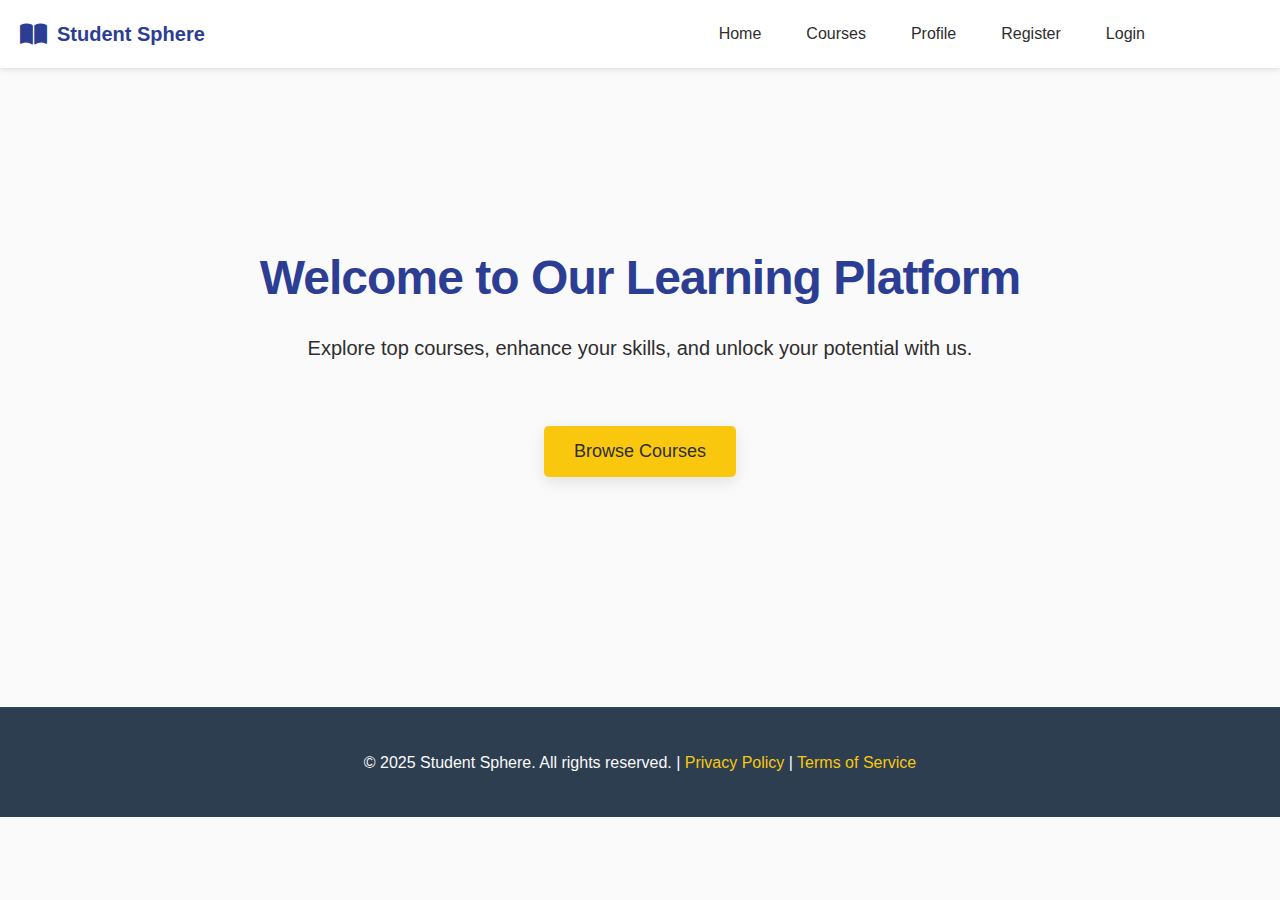
<file: Advance Java Frontend (3)/Advance Java Frontend/index.html>
<!DOCTYPE html>
<html lang="en">
<head>
    <meta charset="UTF-8">
    <meta name="viewport" content="width=device-width, initial-scale=1.0">
    <title>Student Sphere</title>
    <link rel="stylesheet" href="https://cdnjs.cloudflare.com/ajax/libs/font-awesome/6.0.0/css/all.min.css">
    <link rel="stylesheet" href="./index.css">
</head>
<body>
    <header>
        <div class="brand">
            <i class="fas fa-book-open"></i>
            <h1>Student Sphere</h1>
        </div>
        <ul>
            <li><a href="">Home</a></li>
            <li>
                <a href="./courses.html">Courses</a>
            </li>
            <li id="profilebtn"><a href="">Profile</a></li>
            <li id="mycoursesBtn"><a href="./mycourses.html">Mycourses</a></li>
            <li id="register">
                <span>Register</span>
                <ul id="registerOptions">
                  <li id="studreg"><a href="./register.html">Register As Student</a></li>
                  <li id="admreg"><a href="./adminRegister.html">Register As Admin</a></li>
                </ul>
              </li>
            <li id="logoutbtn"><a href="">Logout</a></li>
            <li id="login">
                <span>Login</span>
                <ul id="loginOptions">
                    <li id="studlogin"><a href="./login.html">Login As Student</a></li>
                    <li id="admlogin"><a href="./adminLogin.html">Login As Admin</a></li>
                </ul>
              </li>


        </ul>
    </header>
    <section class="hero">
        <h1>Welcome to Our Learning Platform</h1>
        <p>Explore top courses, enhance your skills, and unlock your potential with us.</p>
        <a href="courses.html" class="cta-button">Browse Courses</a>
    </section>
    <footer>
        <p>&copy; 2025 Student Sphere. All rights reserved. | <a href="#">Privacy Policy</a> | <a href="#">Terms of Service</a></p>
    </footer>

    <script src="./index.js"></script>
</body>
</html>
</file>
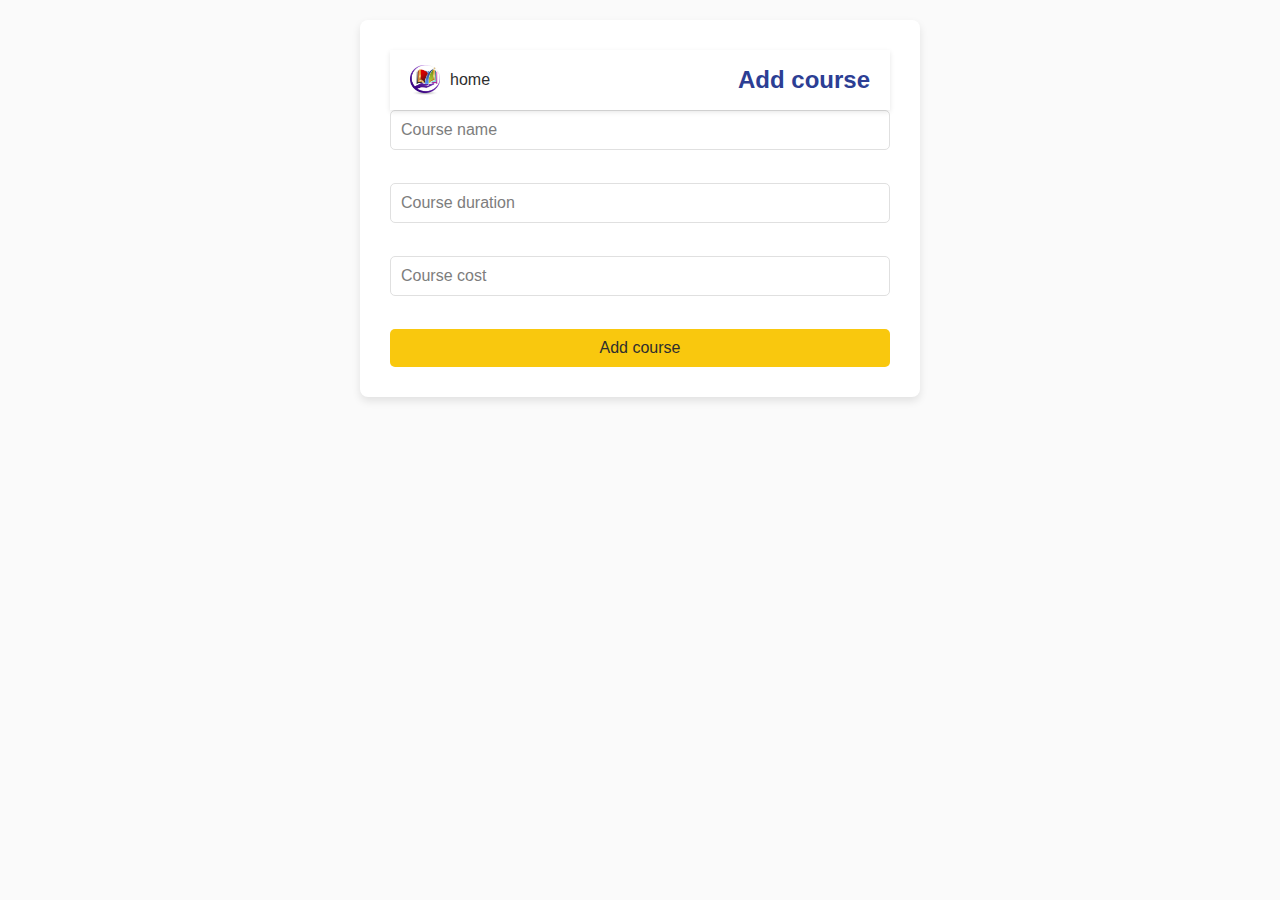
<file: Advance Java Frontend (3)/Advance Java Frontend/addcourse.html>
<!DOCTYPE html>
<html lang="en">
<head>
    <meta charset="UTF-8">
    <meta name="viewport" content="width=device-width, initial-scale=1.0">
    <title>Document</title>
    <link rel="stylesheet" href="./addcourse.css">
</head>
<body>
    <form action="">
        <header>
                <a href="./index.html"><img src="./download.jpg" alt="logo"><h6>home</h6></a>
                <h2>Add course</h2>
        </header>
        <input type="text" name="cname" id="cname" placeholder="Course name"><br><br>
        <input type="text" name="duration" id="duration" placeholder="Course duration"><br><br>
        <input type="number" name="cost" id="cost" placeholder="Course cost"><br><br>
        <button id="courseAdd" type="submit">Add course</button>
    </form>
    <script src="./addcourse.js"></script>
</body>
</html>
</file>
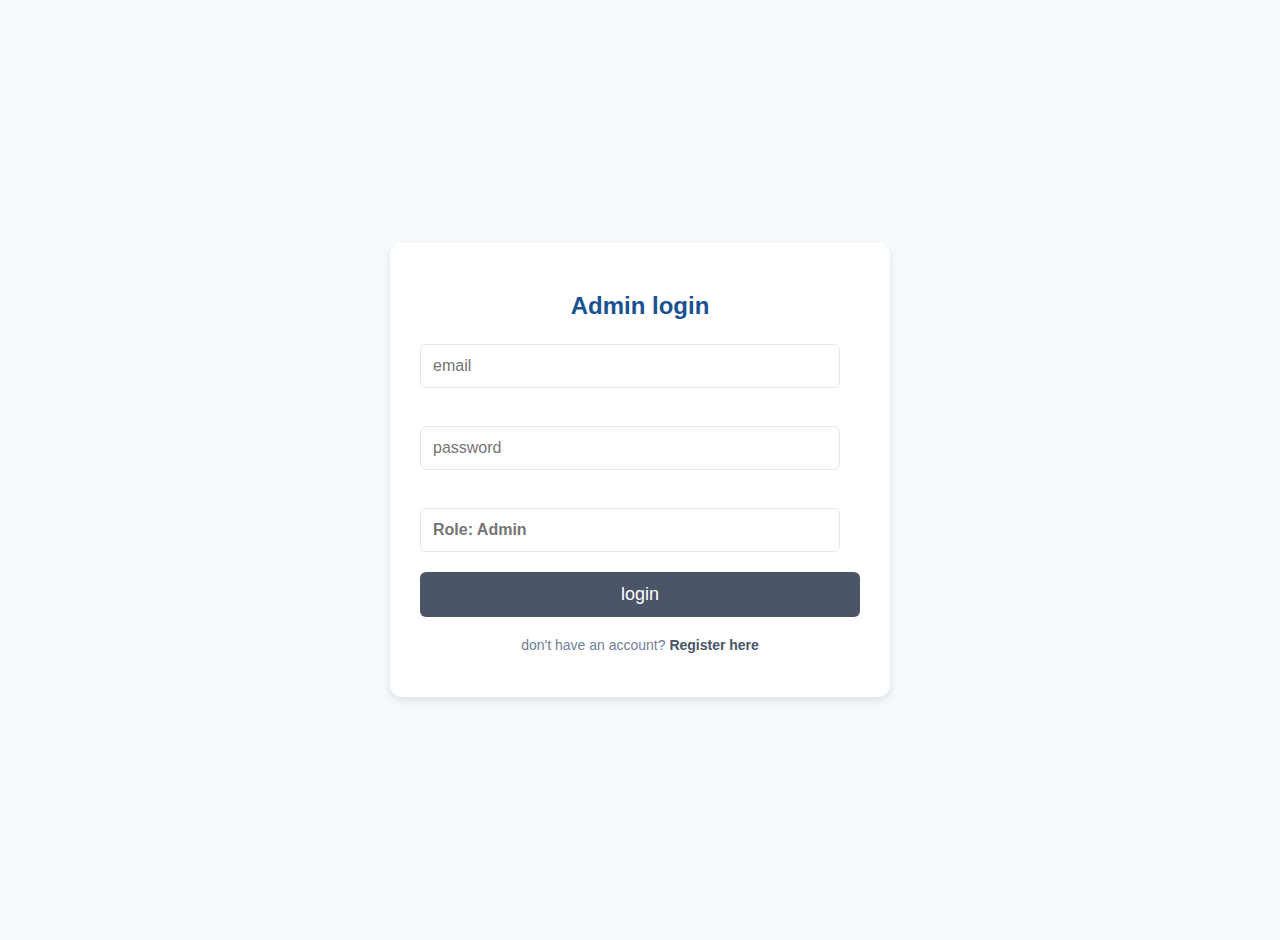
<file: Advance Java Frontend (3)/Advance Java Frontend/adminLogin.html>
<!DOCTYPE html>
<html lang="en">
<head>
    <meta charset="UTF-8">
    <meta name="viewport" content="width=device-width, initial-scale=1.0">
  <title>Student Sphere</title>
    <link rel="stylesheet" href="./login.css">
</head>
<body>
    <form action="">
        <h2>Admin login</h2>
        <input type="email" name="email" placeholder="email"> <br><br>
        <input type="password" name="password" placeholder="password"><br><br>
        <input type="text" placeholder="Role: Admin" readonly id="role">
        <button type="submit" value="login">login</button>
        <p>don't have an account? <a href="./adminRegister.html">Register here</a></p>
    </form>
    <script src="./adminLogin.js"></script>
</body>
</html>
</file>
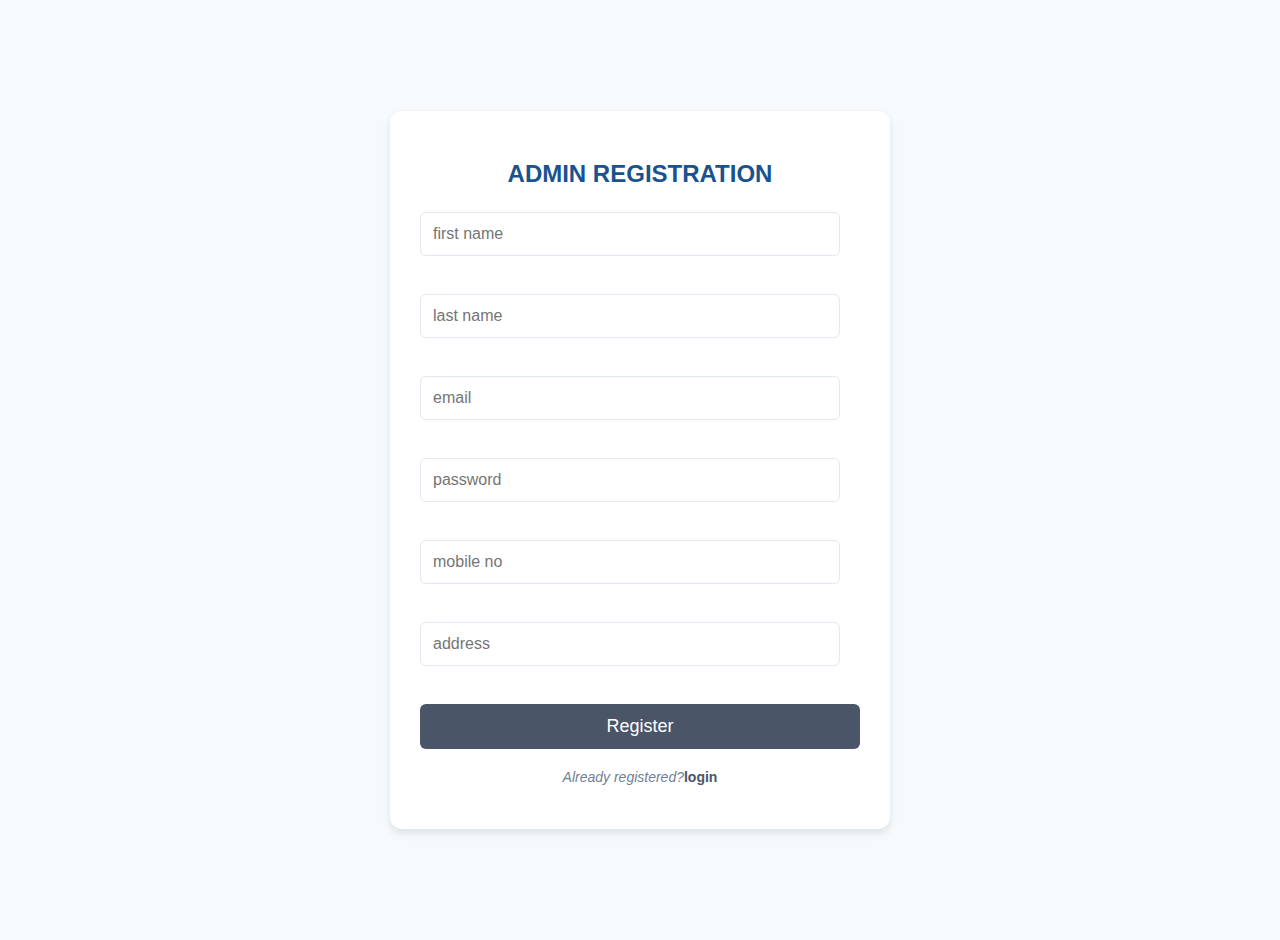
<file: Advance Java Frontend (3)/Advance Java Frontend/adminRegister.html>
<!DOCTYPE html>
<html lang="en">
<head>
    <meta charset="UTF-8">
    <meta name="viewport" content="width=device-width, initial-scale=1.0">
    <title>Document</title>
    <link rel="stylesheet" href="./register.css">
</head>
<body>
    <form action="">
        <h2>ADMIN REGISTRATION </h2>
        <input type="text" name="fname" placeholder="first name"> <br><br>
        <input type="text" name="lname" placeholder="last name"> <br><br>
        <input type="email" name="email" placeholder="email"> <br><br>
        <input type="password" name="password" placeholder="password"><br><br>
        <input type="number" name="number" placeholder="mobile no" maxlength="10"> <br><br>
        <input type="text" name="address" placeholder="address"> <br><br>
        <button>Register</button><br>
        <p><i>Already registered?</i><a href="./adminLogin.html">login</a></p>


    </form>
    <script src="./adminRegister.js"></script>
</body>
</html>
</file>
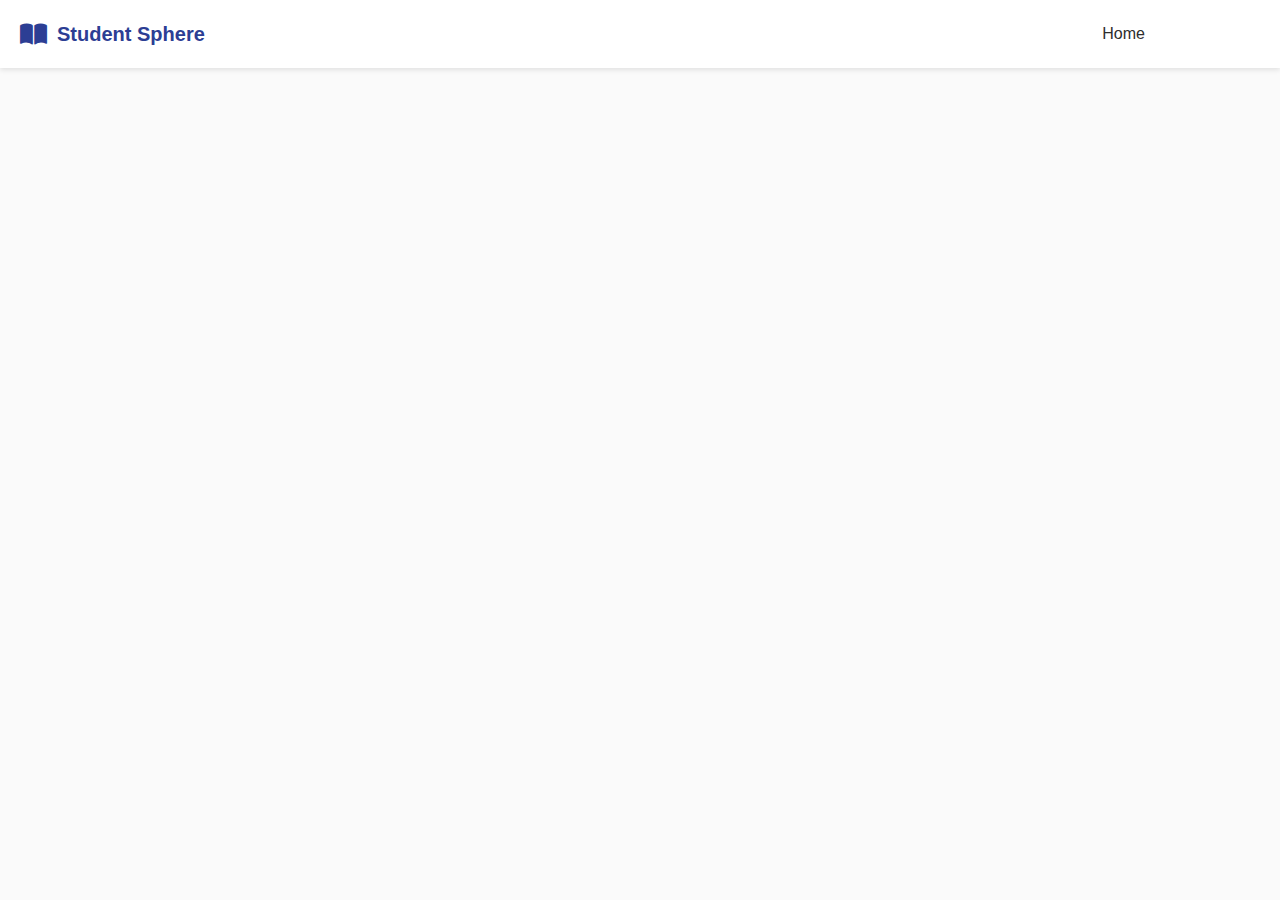
<file: Advance Java Frontend (3)/Advance Java Frontend/courses.html>
<!DOCTYPE html>
<html lang="en">
<head>
    <meta charset="UTF-8">
    <meta name="viewport" content="width=device-width, initial-scale=1.0">
     <title>Student Sphere</title>
    <link rel="stylesheet" href="https://cdnjs.cloudflare.com/ajax/libs/font-awesome/6.0.0/css/all.min.css">
   
    <link rel="stylesheet" href="./courses.css">
    
</head>
<body>
    <header>
       <div class="brand">
            <i class="fas fa-book-open"></i>
            <h1>Student Sphere</h1>
        </div>
         <ul>
            <li><a href="./index.html">Home</a></li>
            </ul>
    </header>
    <button id="addCourseBtn" style="display:none;"><a href="./addcourse.html">Add new course +</a></button>
    <div id="coursesContainer"></div>

    <div id="studentModal" class="modal">
        <div class="modal-content">
          <span class="close-btn" onclick="closeModal()">&times;</span>
          <h2>👩‍🎓 Registered Students</h2>
          <div id="studentList" class="student-list"></div>
        </div>
      </div>
  
    
    <script src="./courses.js"></script>
</body>
</html>
</file>
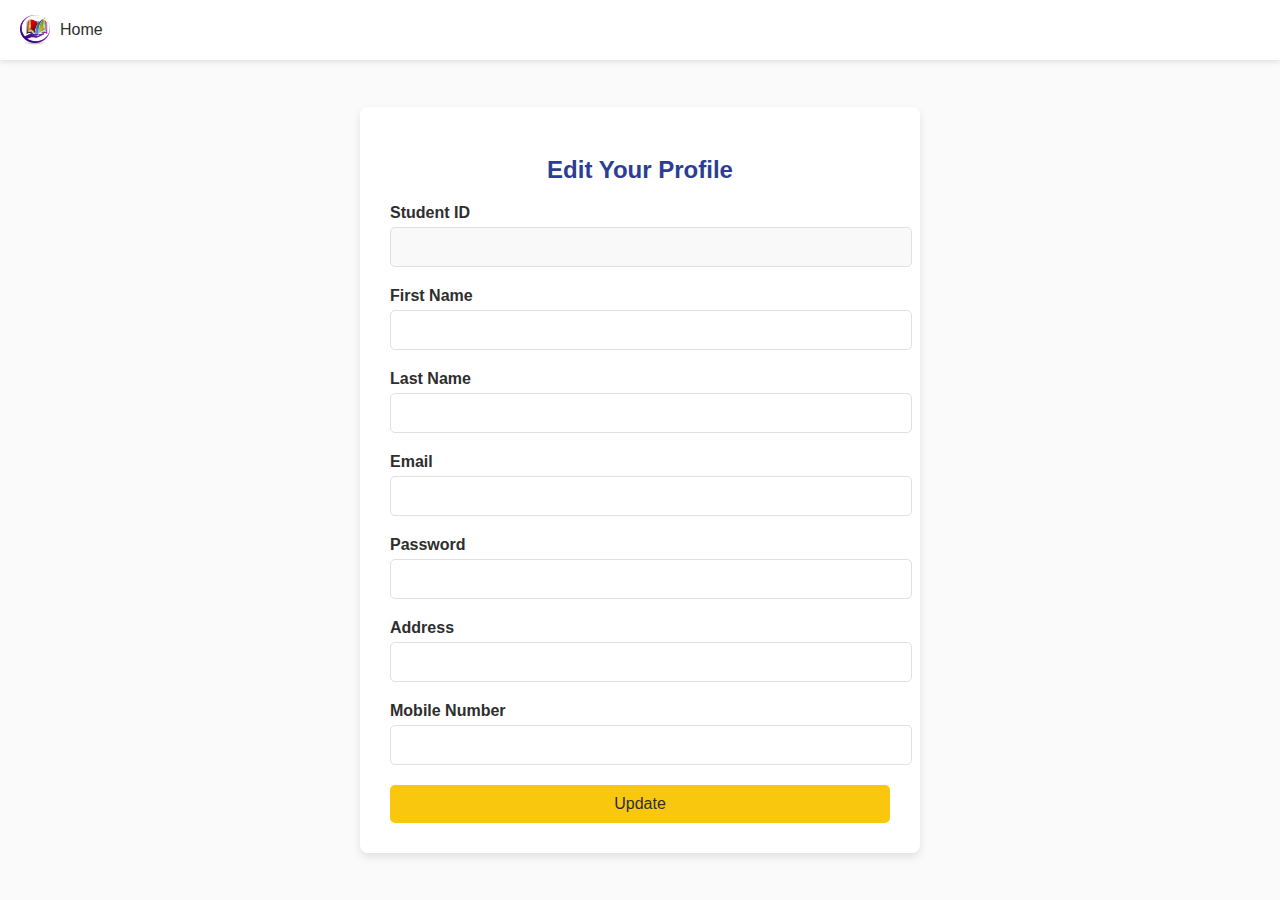
<file: Advance Java Frontend (3)/Advance Java Frontend/edit.html>
<!DOCTYPE html>
<html lang="en">
<head>
    <meta charset="UTF-8">
    <meta name="viewport" content="width=device-width, initial-scale=1.0">
    <title>Edit Profile</title>
    <link rel="stylesheet" href="./edit.css">
    <link rel="stylesheet" href="https://cdnjs.cloudflare.com/ajax/libs/font-awesome/6.0.0/css/all.min.css">
</head>
<body>
    <header>
        <a href="./index.html" class="home-link">
            <img src="./download.jpg" alt="logo" class="logo">
        </a>
        <h6>Home</h6>
    </header>
    <main>
        <form id="editForm">
            <h2>Edit Your Profile</h2>
            <div class="form-group">
                <label for="idInput">Student ID</label>
                <input type="number" name="sid" readonly id="idInput">
            </div>
            <div class="form-group">
                <label for="fnameInput">First Name</label>
                <input type="text" name="fname" id="fnameInput">
            </div>
            <div class="form-group">
                <label for="lnameInput">Last Name</label>
                <input type="text" name="lname" id="lnameInput">
            </div>
            <div class="form-group">
                <label for="emailInput">Email</label>
                <input type="text" name="email" id="emailInput">
            </div>
            <div class="form-group">
                <label for="passwordInput">Password</label>
                <input type="password" name="password" id="passwordInput">
            </div>
            <div class="form-group">
                <label for="addressInput">Address</label>
                <input type="text" name="address" id="addressInput">
            </div>
            <div class="form-group">
                <label for="mobileNumberInput">Mobile Number</label>
                <input type="number" name="mobileNumber" id="mobileNumberInput">
            </div>
            <button id="updateBtn">Update</button>
        </form>
    </main>
    <script src="./edit.js"></script>
</body>
</html>
</file>
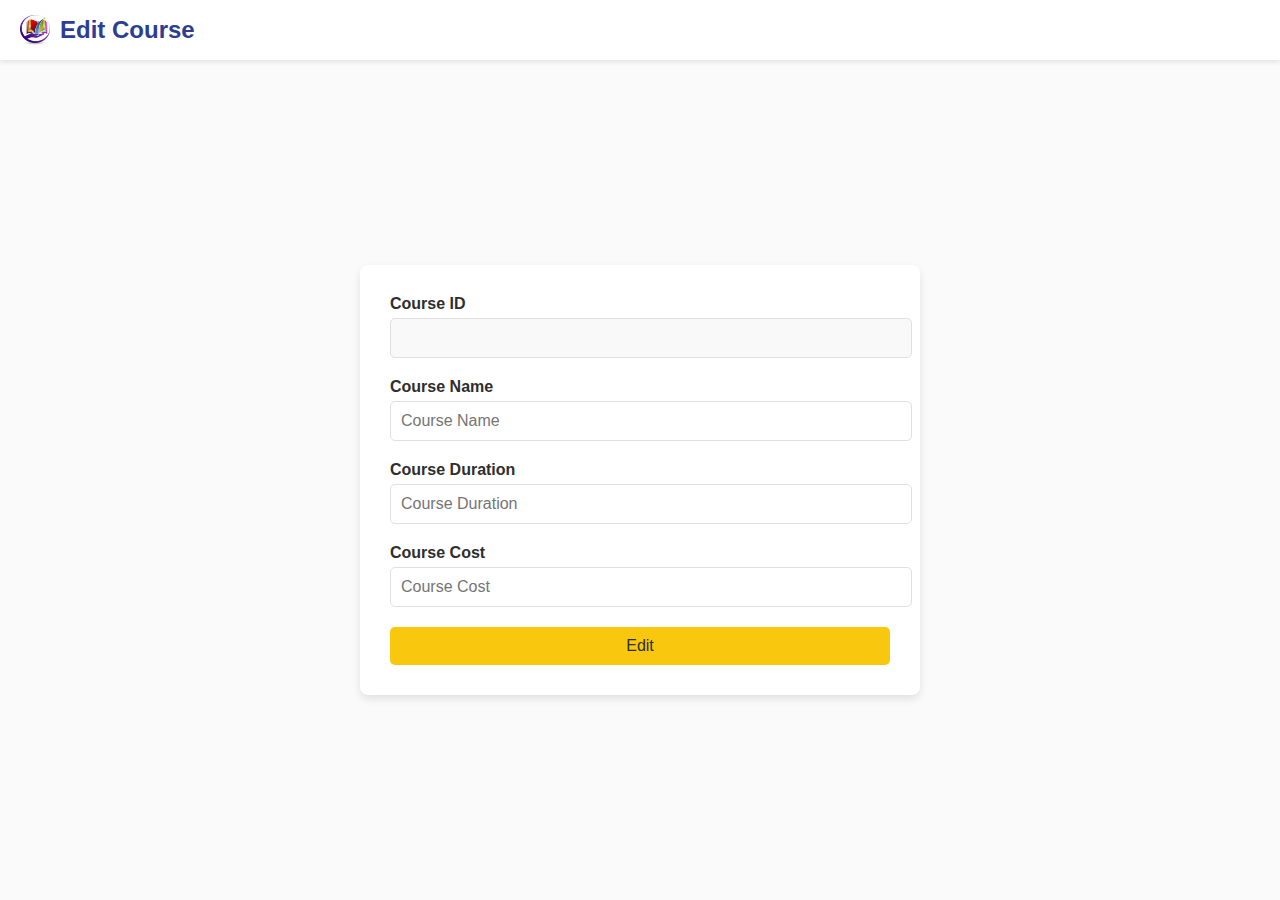
<file: Advance Java Frontend (3)/Advance Java Frontend/editcourse.html>
<!DOCTYPE html>
<html lang="en">
<head>
    <meta charset="UTF-8">
    <meta name="viewport" content="width=device-width, initial-scale=1.0">
    <title>Edit Course</title>
    <link rel="stylesheet" href="./editcourse.css">
    <link rel="stylesheet" href="https://cdnjs.cloudflare.com/ajax/libs/font-awesome/6.0.0/css/all.min.css">
</head>
<body>
    <header>
        <a href="./index.html" class="home-link">
            <img src="./download.jpg" alt="logo" class="logo">
        </a>
        <h2>Edit Course</h2>
    </header>
    <main>
        <form id="editCourseForm">
            <div class="form-group">
                <label for="cidInput">Course ID</label>
                <input type="number" name="cid" id="cidInput" readonly>
            </div>
            <div class="form-group">
                <label for="cnameInput">Course Name</label>
                <input type="text" name="cname" id="cnameInput" placeholder="Course Name">
            </div>
            <div class="form-group">
                <label for="durationInput">Course Duration</label>
                <input type="text" name="duration" id="durationInput" placeholder="Course Duration">
            </div>
            <div class="form-group">
                <label for="costInput">Course Cost</label>
                <input type="number" name="cost" id="costInput" placeholder="Course Cost">
            </div>
            <button id="editCourseBtn" type="submit">Edit</button>
        </form>
    </main>
    <script src="./editcourse.js"></script>
</body>
</html>
</file>
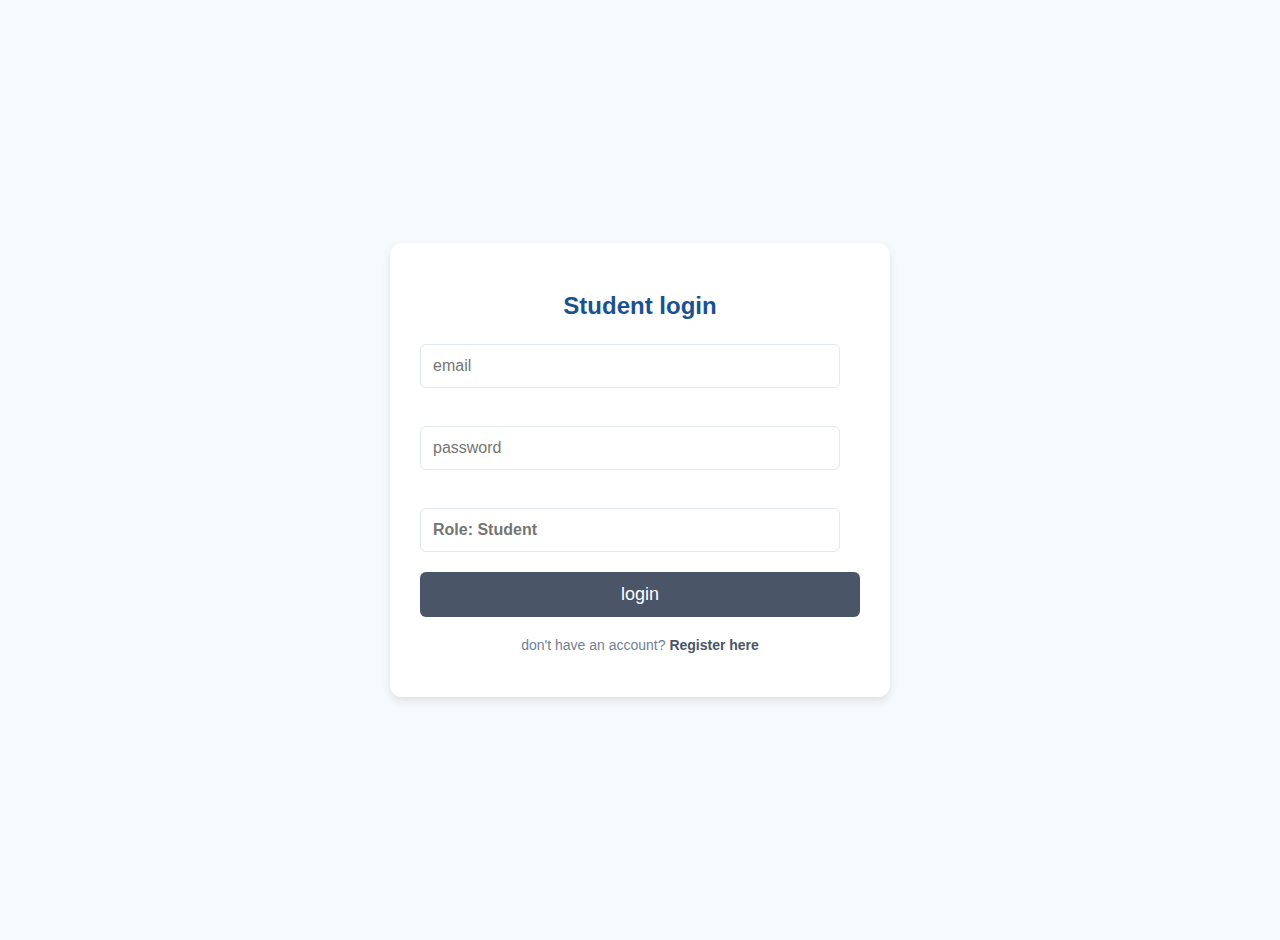
<file: Advance Java Frontend (3)/Advance Java Frontend/login.html>
<!DOCTYPE html>
<html lang="en">
<head>
    <meta charset="UTF-8">
    <meta name="viewport" content="width=device-width, initial-scale=1.0">
    <title>Student Sphere</title>
    <link rel="stylesheet" href="./login.css">
</head>
<body>
    <form action="">
        <h2>Student login</h2>
        <input type="email" name="email" placeholder="email"> <br><br>
        <input type="password" name="password" placeholder="password"><br><br>
        <input type="text" placeholder="Role: Student" readonly id="role">
        <button type="submit" value="login">login</button>
        <p>don't have an account? <a href="./register.html">Register here</a></p>
    </form>
    <script src="./login.js"></script>
</body>
</html>
</file>
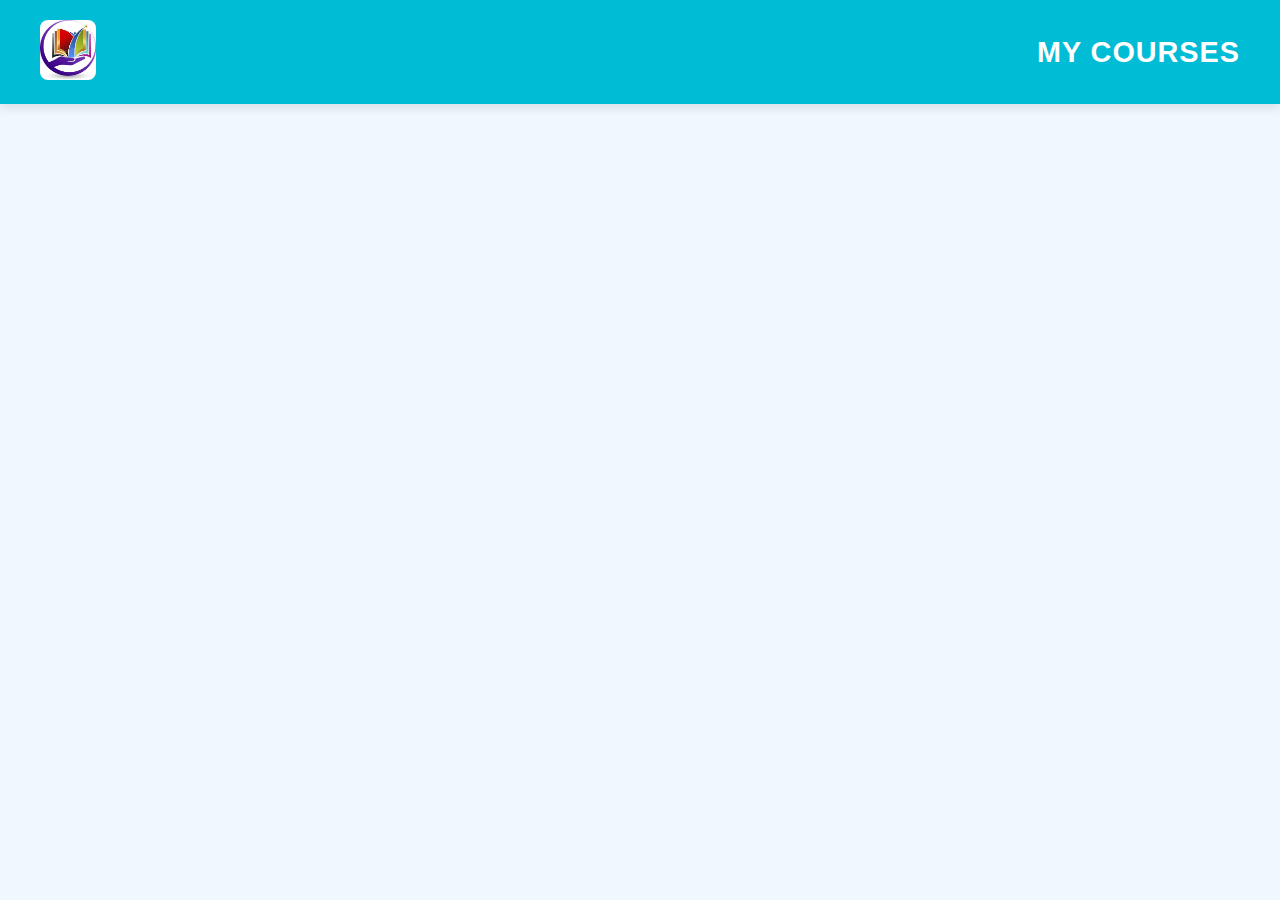
<file: Advance Java Frontend (3)/Advance Java Frontend/mycourses.html>
<!DOCTYPE html>
<html lang="en">
<head>
    <meta charset="UTF-8">
    <meta name="viewport" content="width=device-width, initial-scale=1.0">
    <title>Document</title>
    <style>
        * {
            box-sizing: border-box;
            margin: 0;
            padding: 0;
            font-family: 'Segoe UI', Tahoma, Geneva, Verdana, sans-serif;
        }
    
        body {
            background-color: #f0f8ff;
        }
    
        header {
            display: flex;
            justify-content: space-between;
            align-items: center;
            background-color: #00bcd4;
            padding: 20px 40px;
            box-shadow: 0 4px 10px rgba(0, 0, 0, 0.1);
        }
    
        header h2 {
            font-size: 1.8rem;
            color: white;
            text-transform: uppercase;
            letter-spacing: 1px;
        }
    
        header img {
            height: 60px;
            border-radius: 8px;
            transition: transform 0.3s ease;
        }
    
        header img:hover {
            transform: scale(1.1);
        }
    
        #mycoursesContainer {
            display: flex;
            flex-wrap: wrap;
            justify-content: center;
            padding: 40px 20px;
            gap: 20px;
        }
    
        #mycoursesContainer > div {
            background-color: #ffffff;
            border: 2px solid #00bcd4;
            border-radius: 10px;
            width: 220px;
            padding: 20px;
            text-align: center;
            box-shadow: 0 6px 12px rgba(0, 0, 0, 0.1);
            transition: transform 0.3s ease, box-shadow 0.3s ease;
        }
    
        #mycoursesContainer > div:hover {
            transform: translateY(-10px);
            box-shadow: 0 12px 20px rgba(0, 0, 0, 0.2);
        }
    
        #mycoursesContainer > div h3 {
            color: #00acc1;
            margin-bottom: 10px;
            font-size: 1.2rem;
        }
    
        #mycoursesContainer > div p {
            font-size: 0.95rem;
            color: #555;
            margin-bottom: 10px;
        }
    
        #mycoursesContainer > div button {
            margin-top: 10px;
            padding: 8px 16px;
            border: none;
            background-color: #00bcd4;
            color: white;
            font-weight: bold;
            border-radius: 6px;
            cursor: pointer;
            transition: background-color 0.3s ease;
        }
    
        #mycoursesContainer > div button:hover {
            background-color: #008ba3;
        }
    </style>
    
</head>
<body>
    <header>
        <a href="./index.html"><img src="./download.jpg" alt="logo"></a>
        <h2>My Courses</h2>
    </header>

    <div id="mycoursesContainer">

    </div>

    <script src="./mycourses.js"></script>
</body>
</html>
</file>
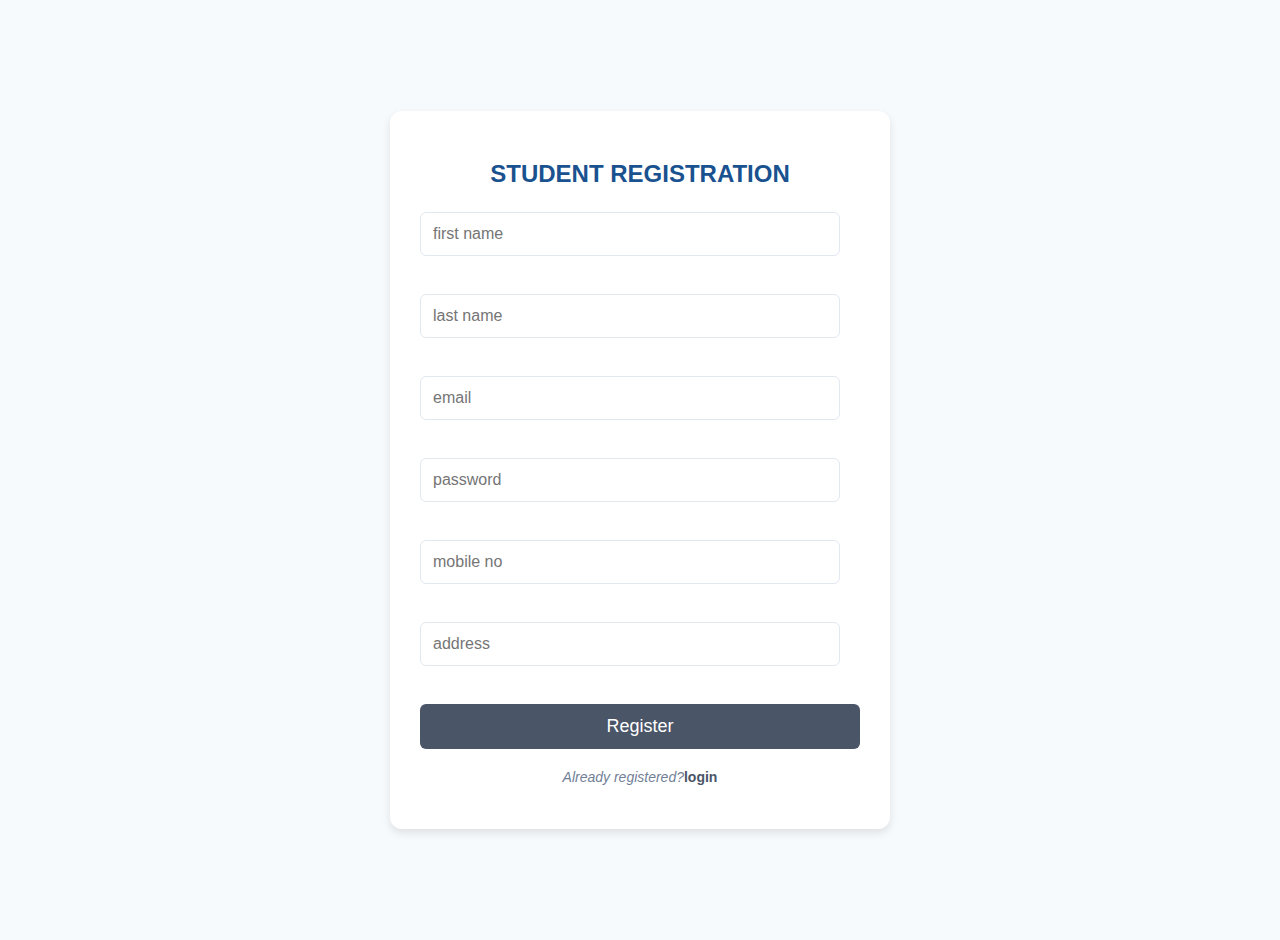
<file: Advance Java Frontend (3)/Advance Java Frontend/register.html>
<!DOCTYPE html>
<html lang="en">
<head>
    <meta charset="UTF-8">
    <meta name="viewport" content="width=device-width, initial-scale=1.0">
     <title>Student Sphere</title>
    <link rel="stylesheet" href="https://cdnjs.cloudflare.com/ajax/libs/font-awesome/6.0.0/css/all.min.css">
    <link rel="stylesheet" href="./courses.css">
    <link rel="stylesheet" href="./register.css">
</head>
<body>
    <!-- <header>
       <div class="brand">
            <i class="fas fa-book-open"></i>
            <h1>Student Sphere</h1>
        </div>
         <ul>
            <li><a href="./index.html">Home</a></li>
            </ul>
    </header> -->
    
    <form action="">
        <h2>STUDENT REGISTRATION </h2>
        <input type="text" name="fname" placeholder="first name"> <br><br>
        <input type="text" name="lname" placeholder="last name"> <br><br>
        <input type="email" name="email" placeholder="email"> <br><br>
        <input type="password" name="password" placeholder="password"><br><br>
        <input type="number" name="number" placeholder="mobile no" maxlength="10"> <br><br>
        <input type="text" name="address" placeholder="address"> <br><br>
        <button>Register</button><br>
        <p><i>Already registered?</i><a href="./login.html">login</a></p>


    </form>
    <script src="./register.js"></script>
</body>
</html>
</file>
<file: Advance Java Frontend (3)/Advance Java Frontend/index.css>
/* Basic styling */
body {
    position: relative;
    margin: 0;
    padding: 0;
    min-height: 100vh;
    font-family: 'Segoe UI', Tahoma, Geneva, Verdana, sans-serif;
    color: #2E2E2E; /* Charcoal Gray */
    background-color: #FAFAFA; /* Soft White */
}

/* Header Styling */
header {
    display: flex;
    justify-content: flex-start;
    align-items: center;
    padding: 15px 20px;
    background-color: #ffffff;
    box-shadow: 0 2px 5px rgba(0, 0, 0, 0.1);
    position: sticky;
    top: 0;
    z-index: 1000;
    flex-wrap: wrap;
}

header .brand {
    display: flex;
    align-items: center;
    gap: 10px;
    margin-right: auto;
    margin-bottom: 0;
}

header .brand i {
    font-size: 24px;
    color: #2C3E94; /* Royal Blue */
}

header .brand img{
    height: 30px;
    width: 30px;
}

header .brand h1 {
    margin: 0;
    font-size: 20px;
    color: #2C3E94; /* Royal Blue */
    font-weight: 600;
}

header ul {
    list-style: none;
    display: flex;
    margin: 0;
    padding: 0;
    padding-right: 100px;
}

header ul li {
    margin-left: 15px;
    position: relative;
}

header ul li a {
    text-decoration: none;
    color: #2E2E2E; /* Charcoal Gray */
    font-weight: 500;
    font-size: 16px;
    transition: color 0.3s ease, padding 0.3s ease;
    display: block;
    padding: 10px 15px;
    border-radius: 5px;
}

header ul li a:hover {
    color: #ffffff;
    background-color: #2C3E94; /* Royal Blue */
    padding: 10px 20px;
}

/* Dropdown Styling */
header ul li ul {
    display: none;
    position: absolute;
    top: 100%;
    left: 0;
    background-color: #fff;
    padding: 10px 0;
    border-radius: 5px;
    box-shadow: 0 2px 5px rgba(0, 0, 0, 0.1);
    z-index: 1000;
    min-width: 200px;
}

header ul li:hover > ul {
    display: block;
}

header ul li ul li {
    margin: 0;
    padding: 0;
    white-space: nowrap;
}

header ul li ul li a {
    padding: 10px 20px;
    display: block;
    white-space: nowrap;
    border-radius: 0;
}

header ul li ul li a:hover {
    background-color: #e9ecef;
    color: #2E2E2E; /* Charcoal Gray */
    padding: 10px 20px;
}

/* Hero Section Styling */
.hero {
    text-align: center;
    padding: 150px 20px;
    color: #7D7D7D; /* Cool Gray */
    max-width: 800px;
    margin: 0 auto;
}

.hero h1 {
    font-size: 48px;
    margin-bottom: 25px;
    color: #2C3E94; /* Royal Blue */
    font-weight: 700;
    letter-spacing: -0.02em;
}

.hero p {
    font-size: 20px;
    line-height: 1.8;
    margin-bottom: 40px;
    color: #2E2E2E; /* Charcoal Gray */
}

.cta-button {
    display: inline-block;
    padding: 15px 30px;
    background-color: #F9C80E; /* Warm Yellow */
    color: #2E2E2E; /* Charcoal Gray */
    text-decoration: none;
    border-radius: 5px;
    font-size: 18px;
    transition: background-color 0.3s ease, transform 0.2s ease;
    margin-top: 20px;
    box-shadow: 0 5px 15px rgba(0, 0, 0, 0.1);
}

.cta-button:hover {
    background-color: #F0B207;
    transform: translateY(-2px);
}

/*Specific id styles*/
#registerOptions,
#loginOptions {
    background-color: #fff;
    border-radius: 8px;
    box-shadow: 0 2px 4px rgba(0, 0, 0, 0.1);
    padding: 10px;
    position: absolute;
    top: 100%;
    right: auto;
    left: 0;
    z-index: 1;
    display: none;
    min-width: 250px;
}

#registerOptions li,
#loginOptions li {
    margin: 8px 0;
}

#registerOptions li a,
#loginOptions li a {
    color: #333;
    text-decoration: none;
    display: block;
    padding: 10px 15px;
    border-radius: 5px;
    transition: background-color 0.3s ease;
    white-space: nowrap;
}

#registerOptions li a:hover,
#loginOptions li a:hover {
    background-color: #e9ecef;
}

#register:hover #registerOptions,
#login:hover #loginOptions {
    display: block;
}

#register span,
#login span {
    cursor: pointer;
    padding: 10px 15px;
    display: block;
    border-radius: 5px;
    transition: background-color 0.3s ease;
}

#register span:hover,
#login span:hover {
    background-color: #e9ecef;
}

#logoutbtn {
    margin-left: 15px;
}

/* Footer Styles */
footer {
    background-color: #2c3e50;
    color: #ecf0f1;
    padding: 25px 0;
    text-align: center;
    margin-top: 80px;
    border-top: 1px solid #34495e;
}

footer p {
    font-size: 16px;
    line-height: 1.7;
    color: #FAFAFA;
}

footer a {
    color: #F9C80E;
    text-decoration: none;
}

footer a:hover {
    color: #F0B207;
    text-decoration: underline;
}
</file>
<file: Advance Java Frontend (3)/Advance Java Frontend/addcourse.css>
/* Basic Styling */
body {
    font-family: 'Segoe UI', Tahoma, Geneva, Verdana, sans-serif;
    color: #2E2E2E; /* Charcoal Gray */
    background-color: #FAFAFA; /* Soft White */
    margin: 0;
    padding: 0;
    display: flex;
    flex-direction: column;
    align-items: center; /* Center the form horizontally */
    min-height: 100vh;
}

/* Header Styling */
header {
    display: flex;
    align-items: center;
    justify-content: space-between; /* Space out the logo/home link and heading */
    padding: 15px 20px;
    background-color: #ffffff;
    box-shadow: 0 2px 5px rgba(0, 0, 0, 0.1);
    width: 100%; /* Full width header */
    box-sizing: border-box; /* Include padding in width calculation */
    position: sticky;
    top: 0;
    z-index: 1000;
}

header a {
    display: flex;
    align-items: center;
    text-decoration: none;
    color: inherit;
}

header img {
    height: 30px;
    width: 30px;
    margin-right: 10px;
}

header h2 {
    margin: 0;
    color: #2C3E94; /* Royal Blue */
}

header h6 {
    margin: 0;
    font-size: 16px;
    font-weight: normal;
    color: #2E2E2E; /* Charcoal Gray */
}

/* Form Styling */
form {
    background-color: #ffffff;
    padding: 30px;
    border-radius: 8px;
    box-shadow: 0 4px 8px rgba(0, 0, 0, 0.1);
    width: 90%; /* Keep form width within bounds */
    max-width: 500px; /* Maximum form width */
    margin-top: 20px; /* Add some space between header and form */
}

input[type="text"],
input[type="number"] {
    width: 100%;
    padding: 10px;
    margin-bottom: 15px; /* Spacing between input elements */
    border: 1px solid #e0e0e0;
    border-radius: 5px;
    font-size: 1rem;
    box-sizing: border-box; /* Include padding and border in width */
}

input::placeholder {
    color: #7D7D7D; /* Cool Gray for placeholder text */
}

button[type="submit"] {
    background-color: #F9C80E; /* Warm Yellow */
    color: #2E2E2E; /* Charcoal Gray */
    padding: 10px 20px;
    border: none;
    border-radius: 5px;
    cursor: pointer;
    font-size: 1rem;
    transition: background-color 0.3s ease;
    width: 100%;
}

button[type="submit"]:hover {
    background-color: #F0B207; /* Darker Warm Yellow */
}

/* Responsive Styles */
@media (max-width: 768px) {
    header {
        flex-direction: column;
        align-items: center;
        text-align: center;
    }

    header a {
        margin-bottom: 10px;
    }

    form {
        width: 95%; /* Slightly wider form on smaller screens */
        padding: 20px;
    }
}
</file>
<file: Advance Java Frontend (3)/Advance Java Frontend/login.css>
body {
    font-family: 'Inter', sans-serif;
    background-color: #f7fafc;
    display: flex;
    justify-content: center;
    align-items: center;
    min-height: 100vh;
    margin: 0;
    padding: 20px;
}

form {
    background-color: #fff;
    padding: 30px;
    border-radius: 12px;
    box-shadow: 0 4px 8px rgba(0, 0, 0, 0.1);
    width: 100%;
    max-width: 500px;
    box-sizing: border-box;
}

h2 {
    color: #1a5290;
    text-align: center;
    margin-bottom: 24px;
    font-weight: 600;
}

input[type="text"],
input[type="email"],
input[type="password"],
input[type="number"] {
    width: calc(100% - 20px);
    padding: 12px;
    margin-bottom: 20px;
    border: 1px solid #e2e8f0;
    border-radius: 6px;
    transition: border-color 0.3s ease;
    font-size: 16px;
    box-sizing: border-box;
}

input[type="text"]:focus,
input[type="email"]:focus,
input[type="password"]:focus,
input[type="number"]:focus {
    outline: none;
    border-color: #4a5568;
    box-shadow: 0 0 0 3px rgba(66, 153, 225, 0.15);
}

button {
    width: 100%;
    padding: 12px;
    background-color: #4a5568;
    color: white;
    border: none;
    border-radius: 6px;
    cursor: pointer;
    transition: background-color 0.3s ease;
    font-size: 18px;
    font-weight: 500;
}

button:hover {
    background-color: #2d3748;
}

p {
    margin-top: 20px;
    font-size: 14px;
    color: #718096;
    text-align: center;
}

a {
    color: #4a5568;
    text-decoration: none;
    font-weight: 600;
}

a:hover {
    text-decoration: underline;
}

@media (max-width: 600px) {
    form {
        padding: 20px;
    }

    input[type="text"],
    input[type="email"],
    input[type="password"],
    input[type="number"] {
        width: 100%;
    }
}
#role{
    font-weight: bolder;
}
</file>
<file: Advance Java Frontend (3)/Advance Java Frontend/register.css>
body {
    font-family: 'Inter', sans-serif;
    background-color: #f7fafc;
    display: flex;
    justify-content: center;
    align-items: center;
    min-height: 100vh;
    margin: 0;
    padding: 20px;
}

form {
    background-color: #fff;
    padding: 30px;
    border-radius: 12px;
    box-shadow: 0 4px 8px rgba(0, 0, 0, 0.1);
    width: 100%;
    max-width: 500px;
    box-sizing: border-box;
}

h2 {
    color: #1a5290;
    text-align: center;
    margin-bottom: 24px;
    font-weight: 600;
}

input[type="text"],
input[type="email"],
input[type="password"],
input[type="number"] {
    width: calc(100% - 20px);
    padding: 12px;
    margin-bottom: 20px;
    border: 1px solid #e2e8f0;
    border-radius: 6px;
    transition: border-color 0.3s ease;
    font-size: 16px;
    box-sizing: border-box;
}

input[type="text"]:focus,
input[type="email"]:focus,
input[type="password"]:focus,
input[type="number"]:focus {
    outline: none;
    border-color: #4a5568;
    box-shadow: 0 0 0 3px rgba(66, 153, 225, 0.15);
}

button {
    width: 100%;
    padding: 12px;
    background-color: #4a5568;
    color: white;
    border: none;
    border-radius: 6px;
    cursor: pointer;
    transition: background-color 0.3s ease;
    font-size: 18px;
    font-weight: 500;
}

button:hover {
    background-color: #2d3748;
}

p {
    margin-top: 20px;
    font-size: 14px;
    color: #718096;
    text-align: center;
}

a {
    color: #4a5568;
    text-decoration: none;
    font-weight: 600;
}

a:hover {
    text-decoration: underline;
}

@media (max-width: 600px) {
    form {
        padding: 20px;
    }

    input[type="text"],
    input[type="email"],
    input[type="password"],
    input[type="number"] {
        width: 100%;
    }
}
</file>
<file: Advance Java Frontend (3)/Advance Java Frontend/courses.css>
/* Basic styling */
body {
    position: relative;
    margin: 0;
    padding: 0;
    min-height: 100vh;
    font-family: 'Segoe UI', Tahoma, Geneva, Verdana, sans-serif;
    color: #2E2E2E; /* Charcoal Gray - for primary text */
    background-color: #FAFAFA; /* Soft White - background */
    display: flex;
    flex-direction: column;
}

/* Header Styling */
header {
    display: flex;
    justify-content: space-between;
    align-items: center;
    padding: 15px 20px;
    background-color: #ffffff;
    box-shadow: 0 2px 5px rgba(0, 0, 0, 0.1);
    position: sticky;
    top: 0;
    z-index: 1000;
    flex-wrap: wrap;
}

header .brand {
    display: flex;
    align-items: center;
    gap: 10px;
    margin-right: auto;
    margin-bottom: 0;
}

header .brand i {
    font-size: 24px;
    color: #2C3E94; /* Royal Blue - for brand icon */
}

header .brand img {
    height: 30px;
    width: 30px;
}

header .brand h1 {
    margin: 0;
    font-size: 20px;
    color: #2C3E94; /* Royal Blue - for brand name */
    font-weight: 600;
}

header ul {
    list-style: none;
    display: flex;
    margin: 0;
    padding: 0;
    padding-right: 100px;
}

header ul li {
    margin-left: 15px;
    position: relative;
}

header ul li a {
    text-decoration: none;
    color: #2E2E2E; /* Charcoal Gray - for nav links */
    font-weight: 500;
    font-size: 16px;
    transition: color 0.3s ease, padding 0.3s ease;
    display: block;
    padding: 10px 15px;
    border-radius: 5px;
}

header ul li a:hover {
    color: #ffffff;
    background-color: #2C3E94; /* Royal Blue - hover effect */
    padding: 10px 20px;
}

/* Dropdown Styling */
header ul li ul {
    display: none;
    position: absolute;
    top: 100%;
    left: 0;
    background-color: #fff;
    padding: 10px 0;
    border-radius: 5px;
    box-shadow: 0 2px 5px rgba(0, 0, 0, 0.1);
    z-index: 1000;
    min-width: 200px;
}

header ul li:hover > ul {
    display: block;
}

header ul li ul li {
    margin: 0;
    padding: 0;
    white-space: nowrap;
}

header ul li ul li a {
    padding: 10px 20px;
    display: block;
    white-space: nowrap;
    border-radius: 0;
}

header ul li ul li a:hover {
    background-color: #e9ecef;
    color: #2E2E2E; /* Charcoal Gray - dropdown hover */
    padding: 10px 20px;
}

/* Main Content Styling */
main {
    flex: 1; /* Allow main to take up remaining vertical space */
    padding: 20px;
    margin-top: 20px;
    margin-bottom: 20px;
}

/* Courses Container Styling */
#coursesContainer {
    display: flex;
    flex-wrap: wrap;
    justify-content: center;
    padding: 20px;
    gap: 30px;
}

#coursesContainer > div {
    background-color: #ffffff;
    border: 2px solid #F9C80E; /* Warm Yellow - border */
    border-radius: 16px;
    width: 260px;
    padding: 24px;
    text-align: center;
    box-shadow: 0 8px 16px rgba(0, 0, 0, 0.1);
    transition: transform 0.3s ease, box-shadow 0.3s ease;
}

#coursesContainer > div:hover {
    transform: translateY(-10px);
    box-shadow: 0 16px 24px rgba(0, 0, 0, 0.2);
}

#coursesContainer > div h3 {
    color: #2C3E94; /* Royal Blue - course title */
    margin-bottom: 10px;
    font-size: 1.3rem;
}

#coursesContainer > div p {
    font-size: 1rem;
    color: #2E2E2E; /* Charcoal Gray - course description */
    margin-bottom: 8px;
}

#coursesContainer > div button {
    margin-top: 12px;
    padding: 10px 20px;
    border: none;
    background-color: #F9C80E; /* Warm Yellow - button */
    color: #2E2E2E; /* Charcoal Gray - button text */
    font-weight: 500;
    border-radius: 6px;
    cursor: pointer;
    transition: background-color 0.3s ease;
}

#coursesContainer > div button:hover {
    background-color: #F0B207; /* Darker Warm Yellow - button hover */
}

/* Add Course Button Styles */
#addCourseBtn {
    background-color: #F9C80E; /* Warm Yellow */
    border: none;
    padding: 10px 20px;
    border-radius: 8px;
    cursor: pointer;
    transition: background-color 0.3s ease;
    width: 200px;
    margin-left: auto;
}

#addCourseBtn a {
    text-decoration: none;
    color: #2E2E2E; /* Charcoal Gray */
    font-weight: 500;
    font-size: 1rem;
}

#addCourseBtn:hover {
    background-color: #F0B207; /* Darker Warm Yellow */
}


/* Modal Background */
.modal {
  display: none;
  position: fixed;
  z-index: 9999;
  left: 0;
  top: 0;
  width: 100%;
  height: 100%;
  overflow-y: auto;
  background: rgba(0, 0, 0, 0.4);
  backdrop-filter: blur(4px);
}

/* Modal Content */
.modal-content {
    background: rgba(255, 255, 255, 0.15);
    border-radius: 16px;
    padding: 30px;
    width: 90%;
    max-width: 700px;
    margin: 5% auto;
    color: #fff;
    box-shadow: 0 8px 32px 0 rgba(31, 38, 135, 0.37);
    backdrop-filter: blur(10px);
    border: 1px solid rgba(255, 255, 255, 0.18);
    animation: fadeIn 0.3s ease-in-out;
}

/* Close Button */
.close-btn {
  float: right;
  font-size: 28px;
  font-weight: bold;
  color: #fff;
  cursor: pointer;
  margin-top: -20px;
  margin-right: -10px;
}

.modal-content h2 {
  margin-bottom: 20px;
  text-align: center;
  font-size: 24px;
  color: #fff;
  text-shadow: 1px 1px 5px rgba(0,0,0,0.4);
}

/* Student Cards */
.student-list {
  display: flex;
  flex-direction: column;
  gap: 15px;
}

.student-card {
    background: rgba(255, 255, 255, 0.2);
    padding: 20px;
    border-radius: 12px;
    color: #fff;
    box-shadow: 0 4px 30px rgba(0, 0, 0, 0.1);
    border: 1px solid rgba(255, 255, 255, 0.3);
    transition: transform 0.2s ease;
}

.student-card:hover {
  transform: translateY(-4px);
  background: rgba(255, 255, 255, 0.3);
}

.student-card strong {
  font-size: 18px;
  color: #ffe082;
}

@keyframes fadeIn {
  from { opacity: 0; transform: translateY(-10px); }
  to { opacity: 1; transform: translateY(0); }
}

@media (max-width: 768px) {
    header {
        flex-direction: column;
        gap: 10px;
    }

    header h2 {
        font-size: 1.5rem;
    }

    #addCourseBtn {
        width: 100%;
        text-align: center;
    }

    #coursesContainer {
        padding: 20px 10px;
    }

    #coursesContainer > div {
        width: 90%;
    }
    
}
</file>
<file: Advance Java Frontend (3)/Advance Java Frontend/edit.css>
/* Basic Styling */
body {
    font-family: 'Segoe UI', Tahoma, Geneva, Verdana, sans-serif;
    color: #2E2E2E; /* Charcoal Gray */
    background-color: #FAFAFA; /* Soft White */
    margin: 0;
    padding: 0;
    display: flex;
    flex-direction: column;
    min-height: 100vh;
}

/* Header Styling */
header {
    display: flex;
    align-items: center;
    padding: 15px 20px;
    background-color: #ffffff;
    box-shadow: 0 2px 5px rgba(0, 0, 0, 0.1);
    position: sticky;
    top: 0;
    z-index: 1000;
}

header .home-link {
    display: flex;
    align-items: center;
    text-decoration: none;
    color: inherit;
}

header .logo {
    height: 30px;
    width: 30px;
    margin-right: 10px;
}

header h6 {
    margin: 0;
    font-size: 16px;
    font-weight: normal;
    color: #2E2E2E; /* Charcoal Gray */
}

/* Main Content Styling */
main {
    flex: 1;
    display: flex;
    justify-content: center;
    align-items: center;
    padding: 20px;
}

/* Form Styling */
form {
    background-color: #ffffff;
    padding: 30px;
    border-radius: 8px;
    box-shadow: 0 4px 8px rgba(0, 0, 0, 0.1);
    width: 90%;
    max-width: 500px;
}

form h2 {
    text-align: center;
    margin-bottom: 20px;
    color: #2C3E94; /* Royal Blue */
}

.form-group {
    margin-bottom: 20px;
}

.form-group label {
    display: block;
    margin-bottom: 5px;
    font-weight: bold;
    color: #2E2E2E; /* Charcoal Gray */
}

.form-group input {
    width: 100%;
    padding: 10px;
    border: 1px solid #e0e0e0;
    border-radius: 5px;
    font-size: 1rem;
}

.form-group input:read-only {
    background-color: #f9f9f9;
    cursor: not-allowed;
}

/* Button Styling */
#updateBtn {
    background-color: #F9C80E; /* Warm Yellow */
    color: #2E2E2E; /* Charcoal Gray */
    padding: 10px 20px;
    border: none;
    border-radius: 5px;
    cursor: pointer;
    font-size: 1rem;
    transition: background-color 0.3s ease;
    width: 100%;
}

#updateBtn:hover {
    background-color: #F0B207; /* Darker Warm Yellow */
}

/* Responsive Styles */
@media (max-width: 768px) {
    header {
        flex-direction: column;
        text-align: center;
    }

    header .home-link {
        margin-bottom: 10px;
    }
}
</file>
<file: Advance Java Frontend (3)/Advance Java Frontend/editcourse.css>
/* Basic Styling */
body {
    font-family: 'Segoe UI', Tahoma, Geneva, Verdana, sans-serif;
    color: #2E2E2E; /* Charcoal Gray */
    background-color: #FAFAFA; /* Soft White */
    margin: 0;
    padding: 0;
    display: flex;
    flex-direction: column;
    min-height: 100vh;
}

/* Header Styling */
header {
    display: flex;
    align-items: center;
    padding: 15px 20px;
    background-color: #ffffff;
    box-shadow: 0 2px 5px rgba(0, 0, 0, 0.1);
    position: sticky;
    top: 0;
    z-index: 1000;
}

header .home-link {
    display: flex;
    align-items: center;
    text-decoration: none;
    color: inherit;
}

header .logo {
    height: 30px;
    width: 30px;
    margin-right: 10px;
}

header h2 {
    margin: 0;
    color: #2C3E94; /* Royal Blue */
}

/* Main Content Styling */
main {
    flex: 1;
    display: flex;
    justify-content: center;
    align-items: center;
    padding: 20px;
}

/* Form Styling */
form {
    background-color: #ffffff;
    padding: 30px;
    border-radius: 8px;
    box-shadow: 0 4px 8px rgba(0, 0, 0, 0.1);
    width: 90%;
    max-width: 500px;
}

form h2 {
    text-align: center;
    margin-bottom: 20px;
    color: #2C3E94; /* Royal Blue */
}

.form-group {
    margin-bottom: 20px;
}

.form-group label {
    display: block;
    margin-bottom: 5px;
    font-weight: bold;
    color: #2E2E2E; /* Charcoal Gray */
}

.form-group input {
    width: 100%;
    padding: 10px;
    border: 1px solid #e0e0e0;
    border-radius: 5px;
    font-size: 1rem;
}

.form-group input:read-only {
    background-color: #f9f9f9;
    cursor: not-allowed;
}

/* Button Styling */
#editCourseBtn {
    background-color: #F9C80E; /* Warm Yellow */
    color: #2E2E2E; /* Charcoal Gray */
    padding: 10px 20px;
    border: none;
    border-radius: 5px;
    cursor: pointer;
    font-size: 1rem;
    transition: background-color 0.3s ease;
    width: 100%;
}

#editCourseBtn:hover {
    background-color: #F0B207; /* Darker Warm Yellow */
}

/* Responsive Styles */
@media (max-width: 768px) {
    header {
        flex-direction: column;
        text-align: center;
    }

    header .home-link {
        margin-bottom: 10px;
    }
}
</file>
